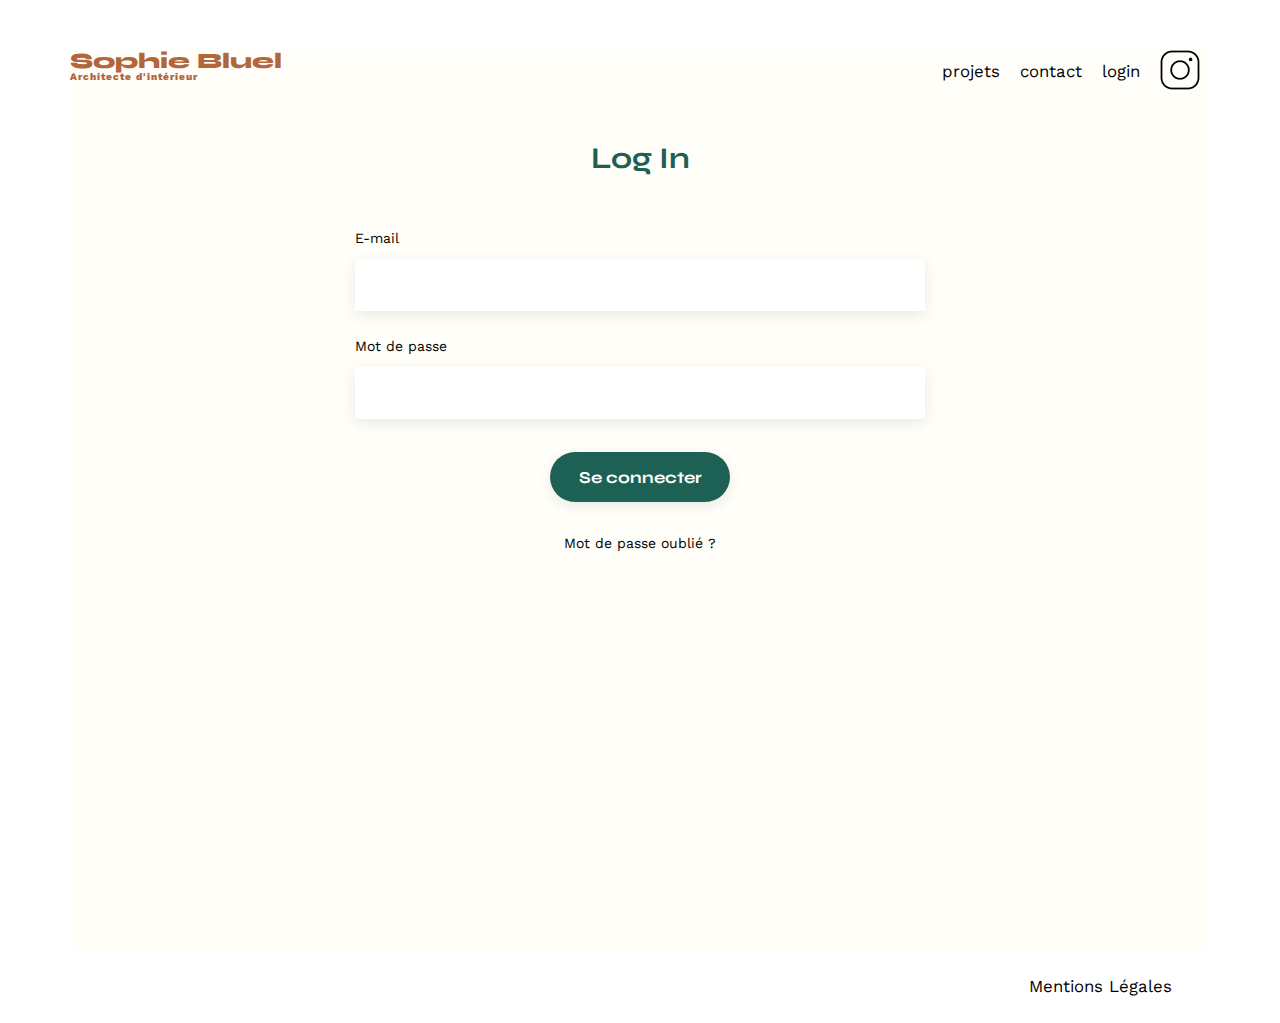
<file: login.html>
<!DOCTYPE html>
<html lang="fr">
<head>
	<meta charset="UTF-8">
	<title>Sophie Bluel - Architecte d'intérieur</title>
	<meta name="viewport" content="width=device-width, initial-scale=1.0">
	<link rel="preconnect" href="https://fonts.googleapis.com">
	<link rel="preconnect" href="https://fonts.gstatic.com" crossorigin>
	<link href="https://fonts.googleapis.com/css2?family=Syne:wght@700;800&family=Work+Sans&display=swap" rel="stylesheet">
	<meta name="description" content="">
	<link rel="stylesheet" href="./FrontEnd/assets/style.css">
		
</head>
<body>
	<div class="container">
<header>
	<h1>Sophie Bluel <span>Architecte d'intérieur</span></h1>
	<nav>
		<ul>
			<li>
			  <a href="index.html#portfolio" aria-label="Voir les projets">projets</a>
			</li>
			<li>
			  <a href="index.html#contact" aria-label="Aller à la section contact">contact</a>
			</li>
			<li>
			  <a href="login.html" aria-label="Se connecter">login</a>
			</li>
			<li>
			  <a href="https://www.instagram.com" target="_blank" aria-label="Instagram">
				<img src="./FrontEnd/assets/icons/instagram.png" alt="Instagram">
			  </a>
			</li>
		  </ul>
		  
          
	</nav>
</header>
<main>
	
	<section id="login">
		<h2>Log In</h2> 
		<div id="error-container"></div>
		<form id="loginform" action="#" method="post">
			

			<label for="email">E-mail</label>
			<input type="email" name="email" id="email" required aria-label="Adresse e-mail" />
			
			<label for="password">Mot de passe</label>
			<input type="password" name="password" id="password" required aria-label="Mot de passe" />
			
			<input type="submit" value="Se connecter" id="submit-button">
		</form>
		<p><a href="#">Mot de passe oublié ?</a></p>
	</section>
	
</main>
	</div>
<footer>
	<nav>
		<ul>
			<li>Mentions Légales</li>
		</ul>
	</nav>
</footer>

<script src="./FrontEnd/js/login.js"></script>
</html>
</file>
<file: FrontEnd/assets/style.css>
/* http://meyerweb.com/eric/tools/css/reset/
   v2.0 | 20110126
   License: none (public domain)
*/

html,
body,
div,
span,
applet,
object,
iframe,
h1,
h2,
h3,
h4,
h5,
h6,
p,
blockquote,
pre,
a,
abbr,
acronym,
address,
big,
cite,
code,
del,
dfn,
em,
img,
ins,
kbd,
q,
s,
samp,
small,
strike,
strong,
sub,
sup,
tt,
var,
b,
u,
i,
center,
dl,
dt,
dd,
ol,
ul,
li,
fieldset,
form,
label,
legend,
table,
caption,
tbody,
tfoot,
thead,
tr,
th,
td,
article,
aside,
canvas,
details,
embed,
figure,
figcaption,
footer,
header,
hgroup,
menu,
nav,
output,
ruby,
section,
summary,
time,
mark,
audio,
video {
  margin: 0;
  padding: 0;
  border: 0;
  font-size: 100%;
  font: inherit;
  vertical-align: baseline;
}

/* HTML5 display-role reset for older browsers */
article,
aside,
details,
figcaption,
figure,
footer,
header,
hgroup,
menu,
nav,
section {
  display: block;
}

body {
  line-height: 1;
}

a {
  text-decoration: none;
  color: black;
}

a:hover {
  color: #b1663c;
}

ol,
ul {
  list-style: none;
}

blockquote,
q {
  quotes: none;
}

blockquote:before,
blockquote:after,
q:before,
q:after {
  content: "";
  content: none;
}

table {
  border-collapse: collapse;
  border-spacing: 0;
}

/** end reset css**/
body {
  max-width: 1140px;
  margin: auto;
  font-family: "Work Sans";
  font-size: 14px;
}

header {
  display: flex;
  justify-content: space-between;
  margin: 50px 0;
}

section {
  margin: 50px 0;
}

h1 {
  display: flex;
  flex-direction: column;
  font-family: "Syne";
  font-size: 22px;
  font-weight: 800;
  color: #b1663c;
}

h1 > span {
  font-family: "Work Sans";
  font-size: 10px;
  letter-spacing: 0.1em;
}

h2 {
  font-family: "Syne";
  font-weight: 700;
  font-size: 30px;
  color: #1d6154;
}

nav ul {
  display: flex;
  align-items: center;
  list-style-type: none;
}

nav li {
  padding: 0 10px;
  font-size: 1.2em;
}

li:hover {
  color: #b1663c;
}

#introduction {
  display: flex;
  align-items: center;
}

#introduction figure {
  flex: 1;
}

#introduction img {
  display: block;
  margin: auto;
  width: 80%;
}

#introduction article {
  flex: 1;
}

#introduction h2 {
  margin-bottom: 1em;
}

#introduction p {
  margin-bottom: 0.5em;
}

#portfolio h2 {
  text-align: center;
  margin-bottom: 1em;
}

.fonction {
  display: flex;
  justify-content: center;
  gap: 30px;
}

.fonction button.active {
  background-color: #1d6154;
  color: white;
}

button {
  padding: 10px 30px 10px 30px;
  background-color: white;
  border: solid 1px #1d6154;
  border-radius: 40px;
  color: #1d6154;
}

button:hover {
  background-color: #1d6154;
  color: white;
  cursor: pointer;
}

.gallery {
  width: 100%;
  display: grid;
  grid-template-columns: 1fr 1fr 1fr;
  grid-column-gap: 20px;
  grid-row-gap: 20px;
}

.gallery img {
  width: 100%;
}

#contact {
  width: 50%;
  margin: auto;
  padding-top: 100px;
}

#contact > * {
  text-align: center;
}

#contact h2 {
  margin-bottom: 20px;
}

#contact form {
  text-align: left;
  margin-top: 30px;
  display: flex;
  flex-direction: column;
}

#contact input {
  height: 50px;
  font-size: 1.2em;
  border: none;
  box-shadow: 0px 4px 14px rgba(0, 0, 0, 0.09);
}

#contact label {
  margin: 2em 0 1em 0;
}

#contact textarea {
  border: none;
  box-shadow: 0px 4px 14px rgba(0, 0, 0, 0.09);
}

input[type="submit"] {
  font-family: "Syne";
  font-weight: 700;
  color: white;
  background-color: #1d6154;
  margin: 2em auto;
  width: 180px;
  text-align: center;
  border-radius: 60px;
}

footer nav ul {
  display: flex;
  justify-content: flex-end;
  margin: 2em;
}

#login {
  width: 50%;
  margin: auto;
}

#login > * {
  text-align: center;
}

#login h2 {
  margin-bottom: 20px;
}

#login form {
  text-align: left;
  margin-top: 30px;
  display: flex;
  flex-direction: column;
}

#login input {
  height: 50px;
  font-size: 1.2em;
  border: none;
  box-shadow: 0px 4px 14px rgba(0, 0, 0, 0.09);
}

#login label {
  margin: 2em 0 1em 0;
}

#login textarea {
  border: none;
  box-shadow: 0px 4px 14px rgba(0, 0, 0, 0.09);
}

input[type="submit"] {
  font-family: "Syne";
  font-weight: 700;
  color: white;
  background-color: #1d6154;
  margin: 2em auto;
  width: 180px;
  text-align: center;
  border-radius: 60px;
}

.container-edition {
  background-color: #fffef8;
}

.container {
  background-color: #fffef8;
  height: 100vh;
}

/***mode edition***/

.modif {
  background: black;
  color: white;
  display: flex;
  justify-content: center;
  align-items: center;
}

.edition {
  background-color: black;
  border: none;
  color: white;
  padding: 10px;
}

.edition:hover {
  background: black;
  cursor: pointer;
}

.projets {
  display: flex;
  flex-direction: row;
  align-items: center;
}

.modifier {
  display: flex;
  justify-content: center;
  align-items: center;
}

.projets p {
  color: black;
  font-size: 14px;
  font-weight: 400;
}

.edit {
  border: none;
  font-size: 18px;
  color: black;
  padding-right: 10px;
  background: #fffef8;
}

.edit:hover {
  background: #fffef8;

  color: black;
}

#error-message {
  width: 100%;
  max-width: 400px;
  padding: 10px;

  display: flex;
  justify-content: space-between;
  align-items: center;
  background-color: rgb(191, 6, 6);
  color: white;
  font-weight: bold;
  border-radius: 10px;
  opacity: 1;
  transition:
    padding 0.5s ease-in-out,
    opacity 0.5s ease-in-out;
  margin-bottom: 10px;
  font-size: 14px;
}

#error-message.shrink {
  padding: 5px 10px;
}

.close-btn {
  background: none;
  border: none;
  color: white;
  font-size: 14px;
  font-weight: bold;
  cursor: pointer;
  margin-left: 05px;
  padding: 0;
}

.close-btn:hover {
  color: rgb(255, 200, 200);
  background-color: rgb(191, 6, 6);
}

/***Modal***/

.modal {
  position: fixed;
  top: 0;
  left: 0;
  width: 100%;
  height: 100%;

  background: rgb(0, 0, 0, 0.6);
}

.modal-wrapper {
  width: 630px;
  height: 688px;
  display: flex;
  flex-direction: column;
  justify-content: space-between;
  overflow: auto;

  background-color: #ffffff;
  position: fixed;
  top: 50%;
  left: 50%;
  border-radius: 10px;
  transform: translate(-50%, -50%);
  opacity: 0;
  animation: modal 0.5s ease-in-out forwards;
}

@keyframes modal {
  0% {
    opacity: 0;
  }

  100% {
    opacity: 1;
  }
}

.img-modal {
  margin: auto;
  display: grid;
  grid-template-columns: 1fr 1fr 1fr 1fr 1fr;
  gap: 30px;
  padding: 50px 0 50px 0;
  border-bottom: 1px solid #b3b3b3;
}

.img-modal img {
  width: 78px;
  height: 105px;
}

.close-modal {
  width: 10px;
  display: flex;
  justify-content: end;
  color: black;
  border: none;
  position: absolute;
  right: 15px;
  top: 10px;
  padding: 0;
}

.close-modal:hover {
  background: white;
  color: black;
}

.modal-title {
  display: flex;
  justify-content: center;
  padding: 20px;
  font-size: 26px;
  margin: auto;
}

.delete {
  width: 10px;
  height: 19px;
  padding: 12px;
  display: flex;
  justify-content: center;
  align-items: center;
  border-radius: 0px;
  border: none;
  color: white;
  background-color: black;
  position: absolute;
  top: 5px;
  left: 50px;
}

.delete:hover {
  background: black;
}

figure {
  position: relative;
}

.ajoute-modal {
  width: 30%;
  display: flex;
  justify-content: center;
  margin: 30px auto 30px auto;
}
/***Modal Ajout Image***/
.select-modal {
  position: fixed;
  top: 0;
  left: 0;
  width: 100%;
  height: 100%;
  display: none;
  background: rgb(0, 0, 0, 0.6);
  transition: opacity 0.3s ease-in-out;
}

.close-select {
  display: flex;
  justify-content: end;
  color: black;
  border: none;
  width: 10px;
  position: absolute;
  right: 0;
}

.close-select:hover {
  background: white;
  color: black;
}

.go-back {
  position: absolute;
  left: 10px;
  top: 10px;
  cursor: pointer;
}

.wrapper-select {
  width: 630px;
  height: 688px;
  display: flex;
  flex-direction: column;
  justify-content: space-between;
  overflow: auto;

  background-color: #ffffff;
  position: fixed;
  top: 50%;
  left: 50%;
  border-radius: 10px;
  transform: translate(-50%, -50%);
  opacity: 0;
  animation: modal 0.5s ease-in-out forwards;
}

.ajout-title {
  display: flex;
  justify-content: center;
  padding: 70px 0 50px 0;
  font-size: 26px;
  margin: auto;
}

.ajout-image {
  display: flex;
  flex-direction: column;
  justify-content: center;
  align-items: center;
  margin: auto;
  background: #e8f1f6;
  width: 420px;
  height: 170px;
}

.ajout-image i {
  color: #b9c5cc;
  font-size: 50px;
}

.ajout-image img {
  width: 130px;
  height: 170px;
  overflow: hidden;
}

#btn-ajout-photo {
  color: #306685;
  background: #cbd6dc;
  border: none;
  margin: 10px;
}

#btn-ajout-photo:hover {
  color: #306685;
  background: #cbd6dc;
  border: none;
}

.info-image {
  font-size: 10px;
}

.selection {
  display: flex;
  flex-direction: column;
  width: 420px;
  margin: auto;
  padding: 30px 0 20px 0;
  border-bottom: solid 1px #a7a7a7;
}

#title {
  border: none;
  box-shadow: 0px 4px 14px 0px #00000017;
  height: 50px;
  margin: 20px 0 20px 0;
}

#category {
  border: none;
  box-shadow: 0px 4px 14px 0px #00000017;
  height: 50px;
  background-color: white;
  margin: 20px 0 20px 0;
}

#valider-modal {
  width: 140px;
  display: flex;
  justify-content: center;
  margin: 30px auto;
  color: #ffffff;
  background: #a7a7a7;
  border: none;
  cursor: not-allowed;
  transition: background 0.3s ease;
  pointer-events: none;
  /* Désactive l'hover par défaut */
}

#valider-modal.active {
  background: #1d6154 !important;
  cursor: pointer;
  pointer-events: auto;
  /* Active le hover uniquement quand le bouton est actif */
}

.hidden {
  display: none;
}
</file>
